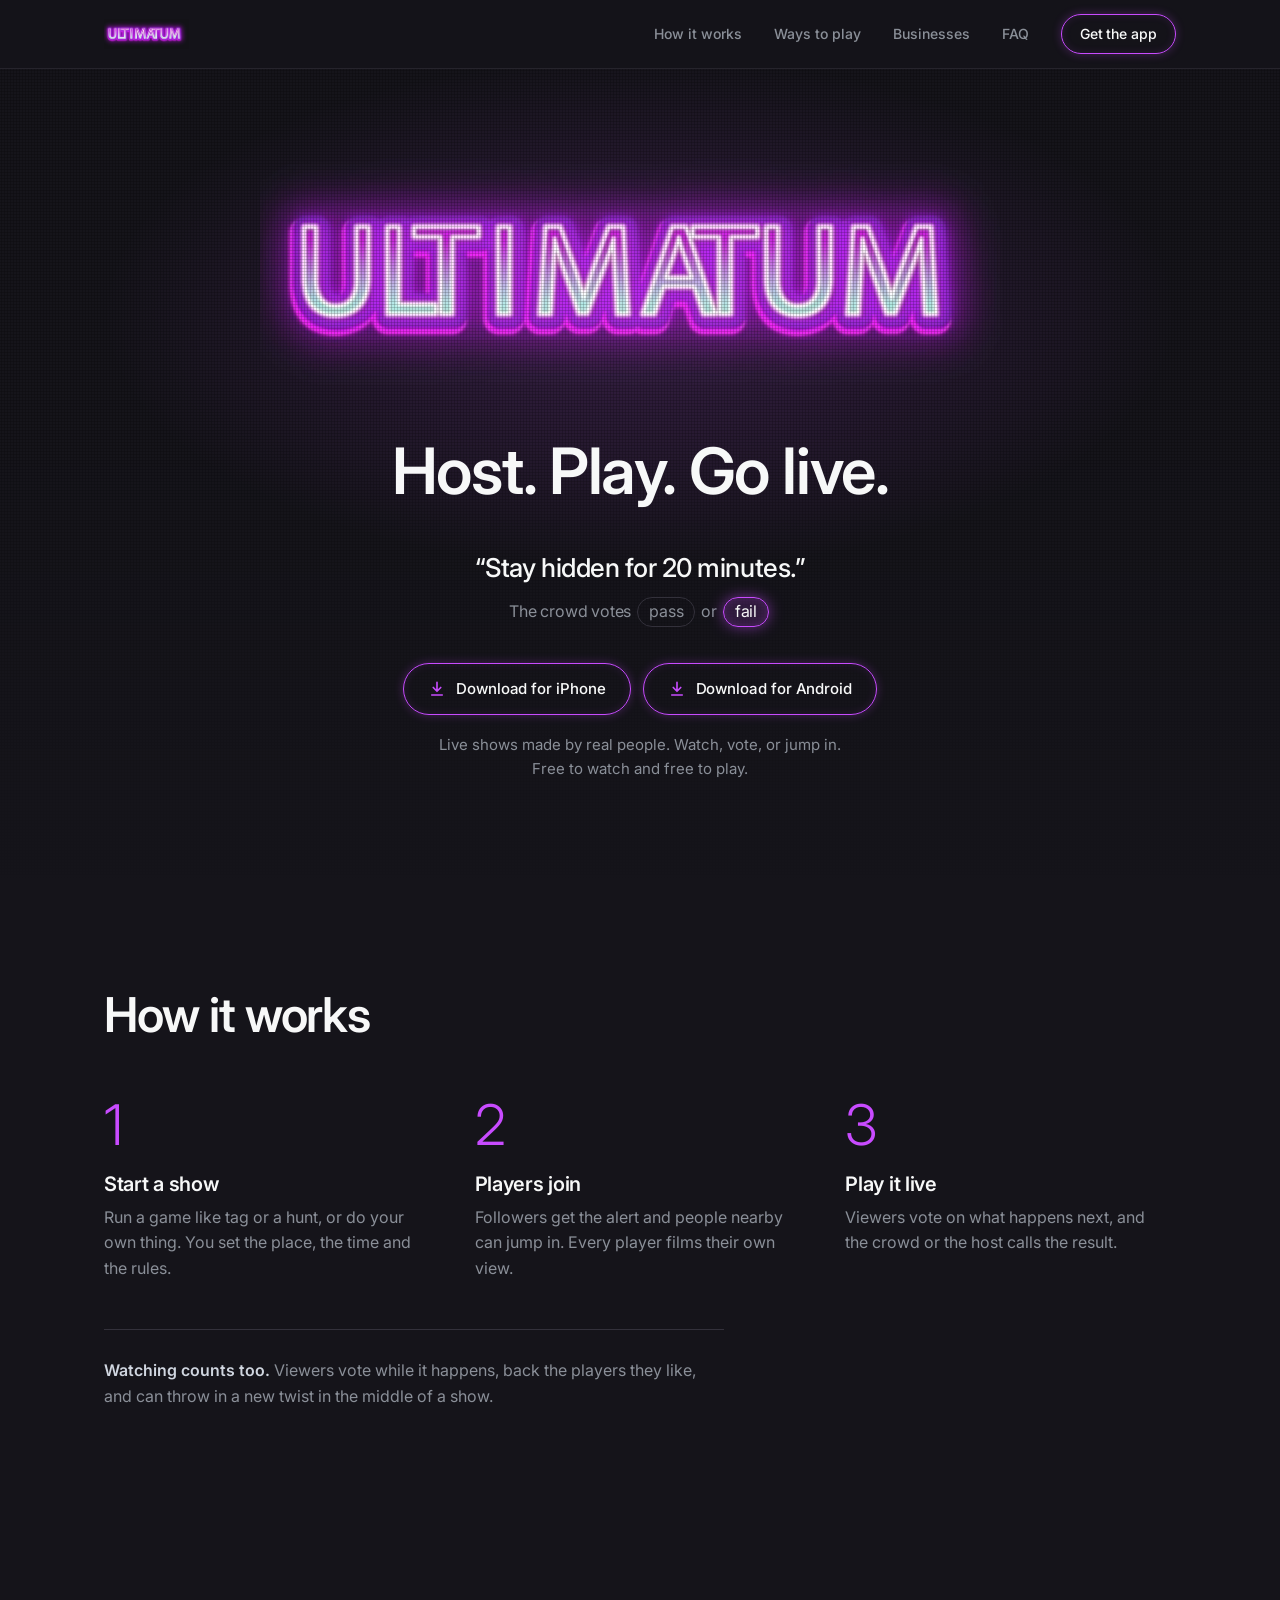
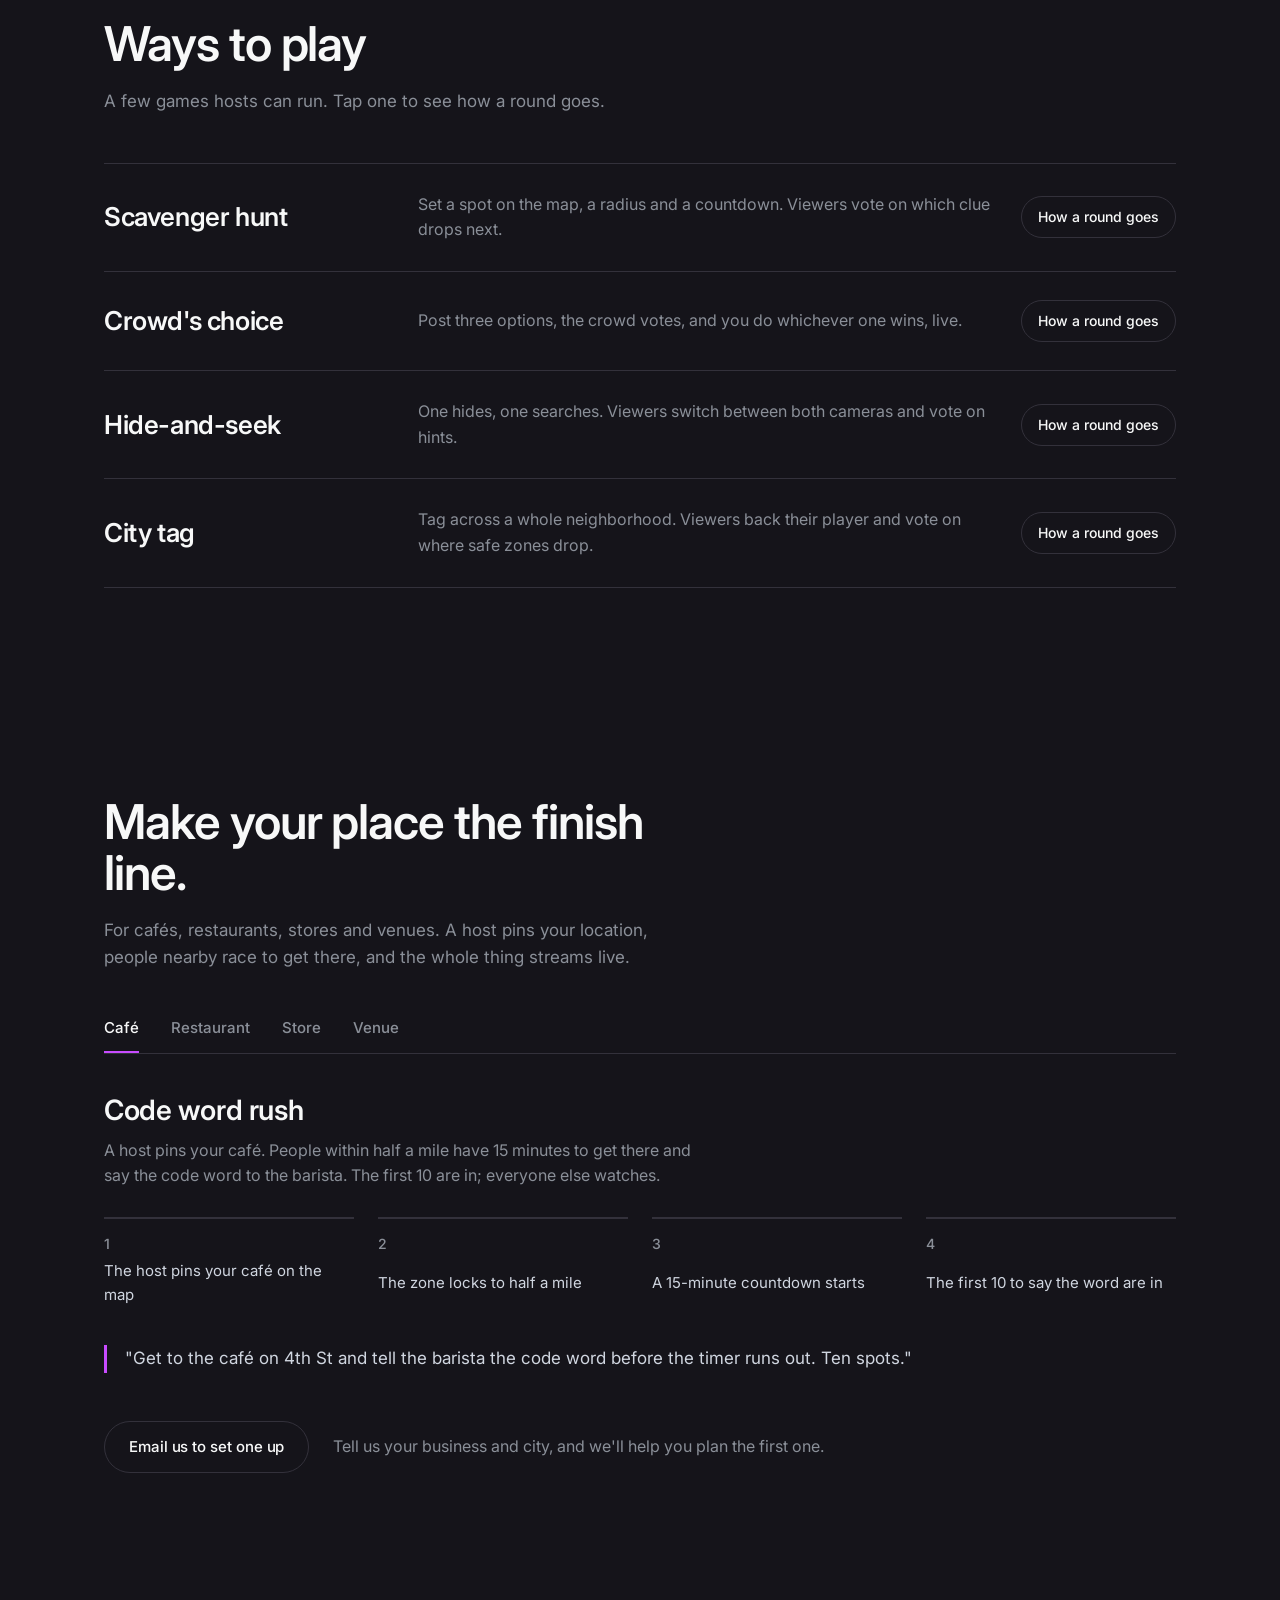
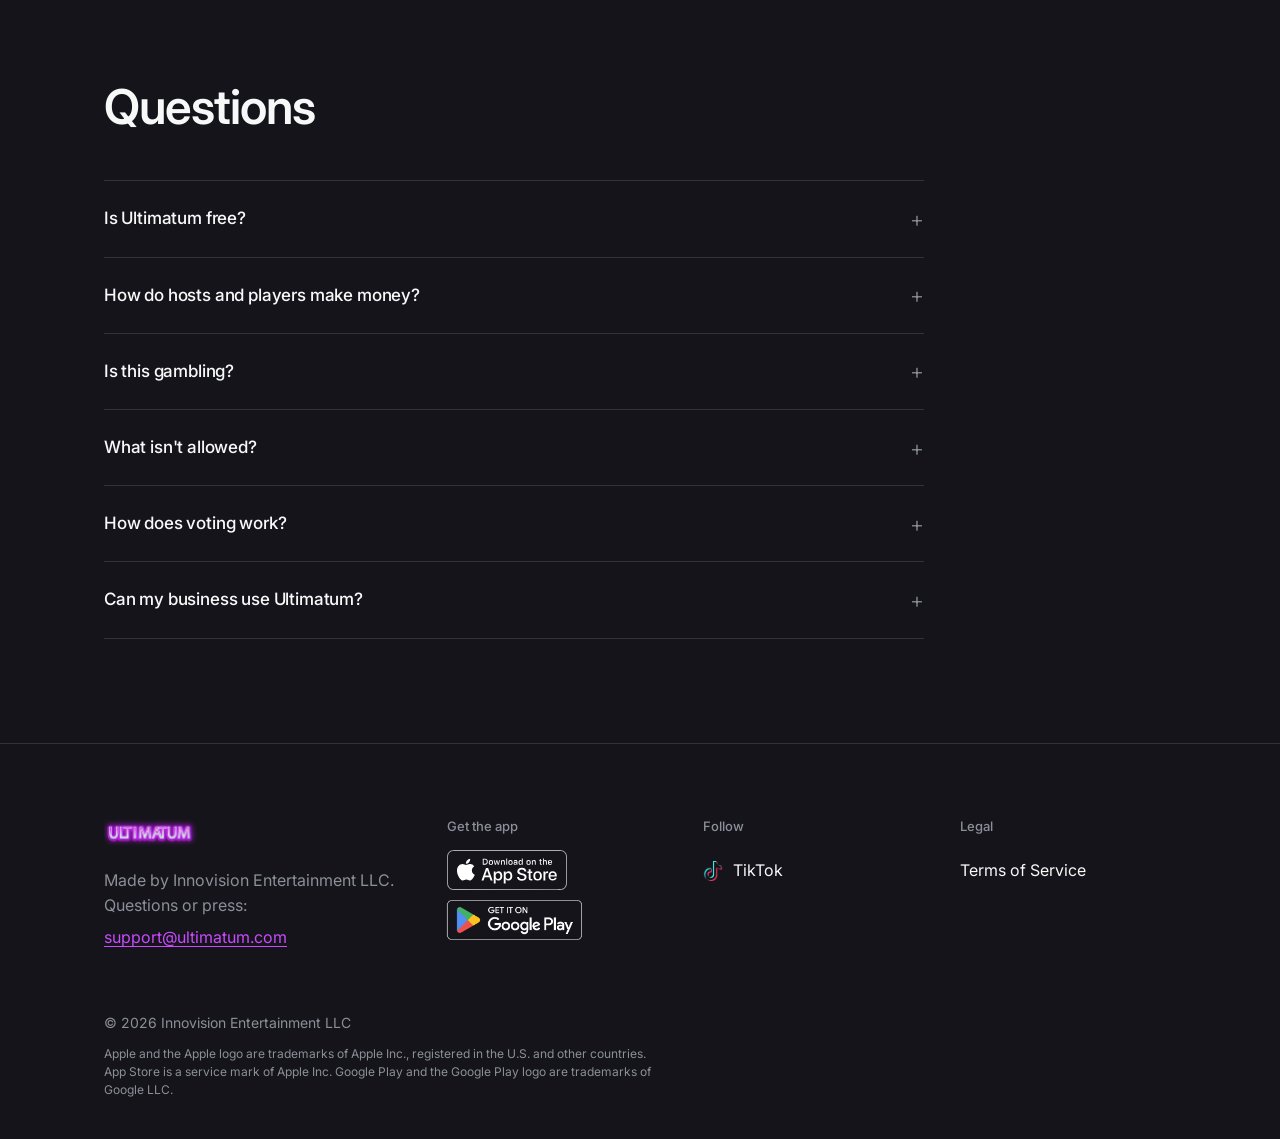
<file: index.html>
<!doctype html>
<html lang="en">
<head>
  <meta charset="utf-8">
  <meta name="viewport" content="width=device-width, initial-scale=1">
  <title>Ultimatum: live shows you can host, join and watch</title>
  <meta name="description" content="Live shows made by real people. Watch, vote, or jump in. Free to watch and free to play.">
  <meta name="author" content="Innovision Entertainment LLC">
  <meta name="theme-color" content="#15141a">

  <meta property="og:type" content="website">
  <meta property="og:url" content="https://playultimatum.us/">
  <meta property="og:title" content="Ultimatum: live shows you can host, join and watch">
  <meta property="og:description" content="Live shows made by real people. Watch, vote, or jump in.">
  <meta property="og:image" content="https://playultimatum.us/og-image.jpg">
  <meta name="twitter:card" content="summary_large_image">

  <link rel="preconnect" href="https://fonts.googleapis.com">
  <link rel="preconnect" href="https://fonts.gstatic.com" crossorigin>
  <link rel="stylesheet" href="https://fonts.googleapis.com/css2?family=Inter:opsz,wght@14..32,300..700&display=swap">
  <link rel="stylesheet" href="/styles.css">
  <script src="/site.js" defer></script>
</head>
<body>
  <a class="skip" href="#main">Skip to content</a>

  <header class="site-header sign-in-view">
    <div class="wrap">
      <a class="brand" href="/" aria-label="Ultimatum home"><img src="/logo.png" alt="Ultimatum" width="85" height="30"></a>
      <button class="menu-toggle" type="button" aria-expanded="false" aria-controls="nav">Menu</button>
      <nav class="nav" id="nav" aria-label="Main">
        <a href="#flow">How it works</a>
        <a href="#examples">Ways to play</a>
        <a href="#shops">Businesses</a>
        <a href="#faq">FAQ</a>
        <a class="button button--small get-app" href="#get">Get the app</a>
      </nav>
    </div>
  </header>

  <main id="main">

    <!-- Hero -->
    <section class="hero" id="hero">
      <div class="wrap">
        <img class="sign" src="/logo.png" alt="Ultimatum" width="780" height="275">
        <h1><span>Host.</span> <span>Play.</span> <span>Go live.</span></h1>
        <p class="lead">
          <span class="dares" aria-hidden="true"><span class="dare is-on">“Stay hidden for 20 minutes.”</span></span>
          <span class="sr-only">Live shows made by real people, from city tag and hide-and-seek to late-night scares.</span>
          <span class="verdict">The crowd votes <span class="vote">pass</span> or <span class="vote">fail</span></span>
        </p>
        <div class="downloads" id="get">
          <a class="button" href="https://apps.apple.com/us/app/ultimatum-challenges/id6443896103" target="_blank" rel="noopener">
            <svg viewBox="0 0 24 24" aria-hidden="true"><path fill="none" d="M12 3v12m0 0-5-5m5 5 5-5M5 20h14" stroke="currentColor" stroke-width="2.2" stroke-linecap="round" stroke-linejoin="round"/></svg>
            Download for iPhone
          </a>
          <a class="button" href="https://play.google.com/store/apps/details?id=com.ultimatum" target="_blank" rel="noopener">
            <svg viewBox="0 0 24 24" aria-hidden="true"><path fill="none" d="M12 3v12m0 0-5-5m5 5 5-5M5 20h14" stroke="currentColor" stroke-width="2.2" stroke-linecap="round" stroke-linejoin="round"/></svg>
            Download for Android
          </a>
        </div>
        <p class="fine">Live shows made by real people. Watch, vote, or jump in.<br>Free to watch and free to play.</p>
      </div>
    </section>

    <!-- How it works -->
    <section class="section" id="flow">
      <div class="wrap">
        <h2>How it works</h2>
        <ol class="steps">
          <li>
            <h3>Start a show</h3>
            <p>Run a game like tag or a hunt, or do your own thing. You set the place, the time and the rules.</p>
          </li>
          <li>
            <h3>Players join</h3>
            <p>Followers get the alert and people nearby can jump in. Every player films their own view.</p>
          </li>
          <li>
            <h3>Play it live</h3>
            <p>Viewers vote on what happens next, and the crowd or the host calls the result.</p>
          </li>
        </ol>
        <p class="aside"><strong>Watching counts too.</strong> Viewers vote while it happens, back the players they like, and can throw in a new twist in the middle of a show.</p>
      </div>
    </section>

    <!-- Ways to play -->
    <section class="section" id="examples">
      <div class="wrap">
        <h2>Ways to play</h2>
        <p class="intro">A few games hosts can run. Tap one to see how a round goes.</p>
        <ul class="plays">
          <li><button class="play" type="button" data-open="round-hunt">
            <h3>Scavenger hunt</h3>
            <p>Set a spot on the map, a radius and a countdown. Viewers vote on which clue drops next.</p>
            <span class="open">How a round goes</span>
          </button></li>
          <li><button class="play" type="button" data-open="round-choice">
            <h3>Crowd's choice</h3>
            <p>Post three options, the crowd votes, and you do whichever one wins, live.</p>
            <span class="open">How a round goes</span>
          </button></li>
          <li><button class="play" type="button" data-open="round-seek">
            <h3>Hide-and-seek</h3>
            <p>One hides, one searches. Viewers switch between both cameras and vote on hints.</p>
            <span class="open">How a round goes</span>
          </button></li>
          <li><button class="play" type="button" data-open="round-tag">
            <h3>City tag</h3>
            <p>Tag across a whole neighborhood. Viewers back their player and vote on where safe zones drop.</p>
            <span class="open">How a round goes</span>
          </button></li>
        </ul>
      </div>
    </section>

    <!-- For businesses -->
    <section class="section" id="shops">
      <div class="wrap">
        <h2>Make your place the finish line.</h2>
        <p class="intro">For cafés, restaurants, stores and venues. A host pins your location, people nearby race to get there, and the whole thing streams live.</p>

        <div class="tabs" role="tablist" aria-label="Business types">
          <button class="tab" role="tab" id="tab-cafe" aria-controls="panel-cafe" aria-selected="true">Café</button>
          <button class="tab" role="tab" id="tab-restaurant" aria-controls="panel-restaurant" aria-selected="false" tabindex="-1">Restaurant</button>
          <button class="tab" role="tab" id="tab-store" aria-controls="panel-store" aria-selected="false" tabindex="-1">Store</button>
          <button class="tab" role="tab" id="tab-venue" aria-controls="panel-venue" aria-selected="false" tabindex="-1">Venue</button>
        </div>

        <div class="panel" role="tabpanel" id="panel-cafe" aria-labelledby="tab-cafe">
          <h3>Code word rush</h3>
          <p>A host pins your café. People within half a mile have 15 minutes to get there and say the code word to the barista. The first 10 are in; everyone else watches.</p>
          <ol class="beats">
            <li>The host pins your café on the map</li>
            <li>The zone locks to half a mile</li>
            <li>A 15-minute countdown starts</li>
            <li>The first 10 to say the word are in</li>
          </ol>
          <blockquote class="example">"Get to the café on 4th St and tell the barista the code word before the timer runs out. Ten spots."</blockquote>
        </div>

        <div class="panel" role="tabpanel" id="panel-restaurant" aria-labelledby="tab-restaurant" hidden>
          <h3>Wing showdown</h3>
          <p>Team up with a host for a live eating contest. Viewers vote on the heat level and players race the clock.</p>
          <ol class="beats">
            <li>Your restaurant goes live with a host</li>
            <li>Players take their seats</li>
            <li>Viewers pick mild, hot or extreme</li>
            <li>Six wings before the buzzer</li>
          </ol>
          <blockquote class="example">"Six wings, three minutes, and the crowd picked the hottest sauce on the menu."</blockquote>
        </div>

        <div class="panel" role="tabpanel" id="panel-store" aria-labelledby="tab-store" hidden>
          <h3>Style battle</h3>
          <p>Your store floor becomes the stage. Players build a full outfit under budget in five minutes, and viewers vote on the best look.</p>
          <ol class="beats">
            <li>Your store goes live</li>
            <li>Players pick items under $50</li>
            <li>Five minutes to put a look together</li>
            <li>Viewers pick the winner</li>
          </ol>
          <blockquote class="example">"Head-to-toe look, under $50, in five minutes. The crowd decides who wins."</blockquote>
        </div>

        <div class="panel" role="tabpanel" id="panel-venue" aria-labelledby="tab-venue" hidden>
          <h3>First through the door</h3>
          <p>Drop a live pin and people nearby race to your door. The first five get pulled into a live game the viewers choose.</p>
          <ol class="beats">
            <li>Your venue drops a pin</li>
            <li>One-mile zone, and the clock starts</li>
            <li>The first five through the door are in</li>
            <li>Viewers pick the game</li>
          </ol>
          <blockquote class="example">"First five through the door sing karaoke live. The crowd picks the song."</blockquote>
        </div>

        <div class="business-cta">
          <a class="button button--ghost" href="mailto:support@ultimatum.com?subject=Business%20game">Email us to set one up</a>
          <p>Tell us your business and city, and we'll help you plan the first one.</p>
        </div>
      </div>
    </section>

    <!-- FAQ -->
    <section class="section" id="faq">
      <span class="anchor" id="support"></span>
      <div class="wrap">
        <h2>Questions</h2>
        <div class="faq">
          <details name="faq">
            <summary>Is Ultimatum free?</summary>
            <p>Yes. Watching, browsing and joining shows are free. There's no entry fee and no subscription.</p>
          </details>
          <details name="faq">
            <summary>How do hosts and players make money?</summary>
            <p>Through optional support from viewers. Viewers can send support during a game, but it's never required to watch or play.</p>
          </details>
          <details name="faq">
            <summary>Is this gambling?</summary>
            <p>No. There's no betting, no entry fees and no prize pools. Votes decide how a show plays out, not who wins money.</p>
          </details>
          <details name="faq">
            <summary>What isn't allowed?</summary>
            <p>Pornography, explicit content, gambling and anything illegal. Anyone can report a video, and we review reports and remove anything that breaks the rules.</p>
          </details>
          <details name="faq">
            <summary>How does voting work?</summary>
            <p>While a show is live, viewers vote on what happens next and whether the player passed or failed. Votes count in real time.</p>
          </details>
          <details name="faq">
            <summary>Can my business use Ultimatum?</summary>
            <p>Yes. A café, restaurant, store or venue can be the location for a show, which brings nearby people through your door. <a class="link" href="mailto:support@ultimatum.com?subject=Business%20game">Email us</a> to set one up.</p>
          </details>
        </div>
      </div>
    </section>
  </main>

  <footer class="site-footer" id="contact">
    <div class="wrap">
      <div class="footer-top">
        <div>
          <img src="/logo.png" alt="Ultimatum" width="96" height="34">
          <p>Made by Innovision Entertainment LLC.<br>Questions or press: <a class="link" href="mailto:support@ultimatum.com">support@ultimatum.com</a></p>
        </div>
        <div>
          <h2>Get the app</h2>
          <ul class="badges">
            <li><a class="store" href="https://apps.apple.com/us/app/ultimatum-challenges/id6443896103" target="_blank" rel="noopener"><img src="/badges/app-store.svg" alt="Download on the App Store" width="120" height="40"></a></li>
            <li><a class="store" href="https://play.google.com/store/apps/details?id=com.ultimatum" target="_blank" rel="noopener"><img src="/badges/google-play.png" alt="Get it on Google Play" width="135" height="40"></a></li>
          </ul>
        </div>
        <div>
          <h2>Follow</h2>
          <ul>
            <li><a class="social" href="https://www.tiktok.com/@playultimatum6" target="_blank" rel="noopener"><img src="/tiktok-icon.png" alt="" width="20" height="20">TikTok</a></li>
          </ul>
        </div>
        <div>
          <h2>Legal</h2>
          <ul>
            <li><a href="/terms">Terms of Service</a></li>
          </ul>
        </div>
      </div>
      <p class="footer-bottom">© 2026 Innovision Entertainment LLC</p>
      <p class="credits">Apple and the Apple logo are trademarks of Apple Inc., registered in the U.S. and other countries. App Store is a service mark of Apple Inc. Google Play and the Google Play logo are trademarks of Google LLC.</p>
    </div>
  </footer>

  <!-- Pop-ups for "Ways to play" -->
  <dialog class="round" id="round-hunt" aria-labelledby="round-hunt-title">
    <div class="round-inner">
      <div class="round-head"><h3 id="round-hunt-title">Scavenger hunt</h3><form method="dialog"><button class="close" aria-label="Close">×</button></form></div>
      <p class="setup">The host sets the location to downtown, locks the zone to half a mile, and gives players 30 minutes.</p>
      <h4>How a round goes</h4>
      <ol class="beats">
        <li><span><b>Host:</b> "Find the mural on 5th Ave and take a photo with it."</span></li>
        <li><span><b>Vote:</b> viewers pick where the next clue is.</span></li>
        <li><span><b>Host:</b> "Run to the fountain and say the code phrase to the person in the red hat."</span></li>
        <li><span><b>Vote:</b> did they make it? Pass or fail.</span></li>
      </ol>
      <h4>What the host sets</h4>
      <dl class="controls">
        <div><dt>Location</dt><dd>Any spot on the map</dd></div>
        <div><dt>Time limit</dt><dd>How long players have</dd></div>
        <div><dt>Votes</dt><dd>What the crowd gets to decide</dd></div>
        <div><dt>Support</dt><dd>Viewers can back the players they like</dd></div>
      </dl>
      <h4>What viewers do</h4>
      <p>Vote on which clue drops next and whether each player passed or failed, and send support to the players you're rooting for.</p>
      <blockquote class="example">"Find the gold envelope hidden near the old market. The crowd picks your next clue in 60 seconds."</blockquote>
    </div>
  </dialog>

  <dialog class="round" id="round-choice" aria-labelledby="round-choice-title">
    <div class="round-inner">
      <div class="round-head"><h3 id="round-choice-title">Crowd's choice</h3><form method="dialog"><button class="close" aria-label="Close">×</button></form></div>
      <p class="setup">A host goes live in a busy park with three options ready. Whatever the crowd picks, they do on the spot. Then the next round starts.</p>
      <h4>How a round goes</h4>
      <ol class="beats">
        <li><span><b>Host:</b> posts three options.</span></li>
        <li><span><b>Vote:</b> "Sing opera to a stranger" wins.</span></li>
        <li><span><b>Host:</b> does it, live.</span></li>
        <li><span><b>Vote:</b> pass or fail, then three new options.</span></li>
      </ol>
      <h4>What the host sets</h4>
      <dl class="controls">
        <div><dt>Options</dt><dd>Anything they're willing to do</dd></div>
        <div><dt>Location</dt><dd>Where they go live</dd></div>
        <div><dt>Time limit</dt><dd>How long each one gets</dd></div>
        <div><dt>Support</dt><dd>Viewers can back the host</dd></div>
      </dl>
      <h4>What viewers do</h4>
      <p>Pick what they do. The host doesn't know which option wins until voting closes. After each one, you vote pass or fail.</p>
      <blockquote class="example">"Option A: sing opera to a stranger. Option B: ask someone to slow dance. Option C: give a one-minute pep talk from a park bench. Voting is open."</blockquote>
    </div>
  </dialog>

  <dialog class="round" id="round-seek" aria-labelledby="round-seek-title">
    <div class="round-inner">
      <div class="round-head"><h3 id="round-seek-title">Hide-and-seek</h3><form method="dialog"><button class="close" aria-label="Close">×</button></form></div>
      <p class="setup">Two players, a four-block zone and a 20-minute clock. Viewers can switch between both players' cameras the whole time.</p>
      <h4>How a round goes</h4>
      <ol class="beats">
        <li><span><b>Host:</b> "Hider, you have 3 minutes to disappear."</span></li>
        <li><span><b>Vote:</b> should the seeker get a hint?</span></li>
        <li><span><b>Host:</b> "Seeker, check the alley on 3rd Ave." (the hint the crowd unlocked)</span></li>
        <li><span><b>Vote:</b> found in time? The crowd decides.</span></li>
      </ol>
      <h4>What the host sets</h4>
      <dl class="controls">
        <div><dt>Zone</dt><dd>Where the game can go</dd></div>
        <div><dt>Time limit</dt><dd>How long the chase runs</dd></div>
        <div><dt>Votes</dt><dd>Hints and the final call</dd></div>
        <div><dt>Support</dt><dd>Viewers can back either player</dd></div>
      </dl>
      <h4>What viewers do</h4>
      <p>Watch both sides, vote on hints and the final call, and back the hider or the seeker.</p>
      <blockquote class="example">"The seeker is two blocks away and the hider just ducked into an alley. Reveal the hider's street? Vote now."</blockquote>
    </div>
  </dialog>

  <dialog class="round" id="round-tag" aria-labelledby="round-tag-title">
    <div class="round-inner">
      <div class="round-head"><h3 id="round-tag-title">City tag</h3><form method="dialog"><button class="close" aria-label="Close">×</button></form></div>
      <p class="setup">Four players, a two-mile zone, and one player is it. The host sets the rules, the area and the time.</p>
      <h4>How a round goes</h4>
      <ol class="beats">
        <li><span><b>Host:</b> "Everyone scatter. The tagger is released in 2 minutes."</span></li>
        <li><span><b>Vote:</b> where should a safe zone drop?</span></li>
        <li><span><b>Host:</b> a safe zone opens on Main St for 3 minutes.</span></li>
        <li><span><b>Vote:</b> Player 3 got tagged. Was it clean?</span></li>
      </ol>
      <h4>What the host sets</h4>
      <dl class="controls">
        <div><dt>Zone</dt><dd>The full play area</dd></div>
        <div><dt>Time limit</dt><dd>How long the game runs</dd></div>
        <div><dt>Votes</dt><dd>Safe zones and disputed tags</dd></div>
        <div><dt>Support</dt><dd>Each player's fans can back them</dd></div>
      </dl>
      <h4>What viewers do</h4>
      <p>Back your player, vote on where safe zones appear, and settle disputed tags.</p>
      <blockquote class="example">"The tagger is closing in on Player 3, but the crowd just dropped a safe zone on Main St. Will they make it?"</blockquote>
    </div>
  </dialog>
</body>
</html>
</file>
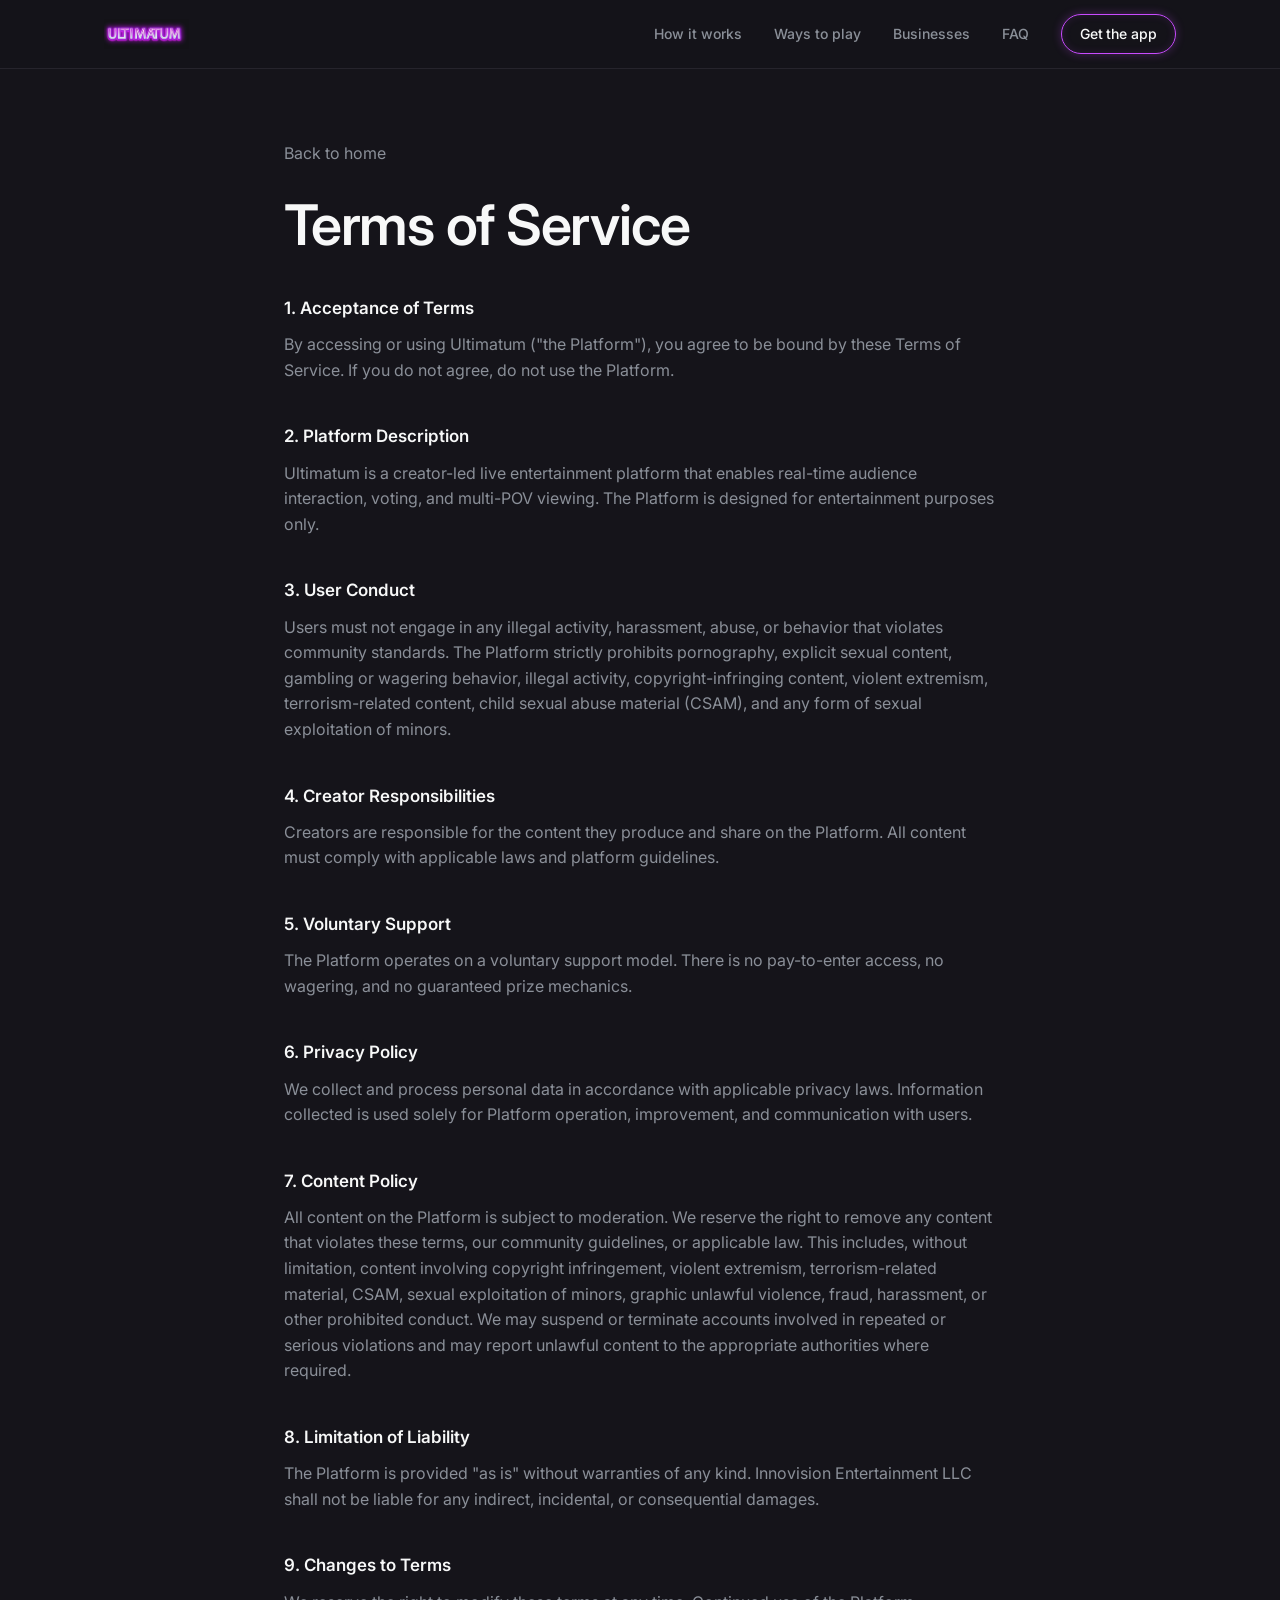
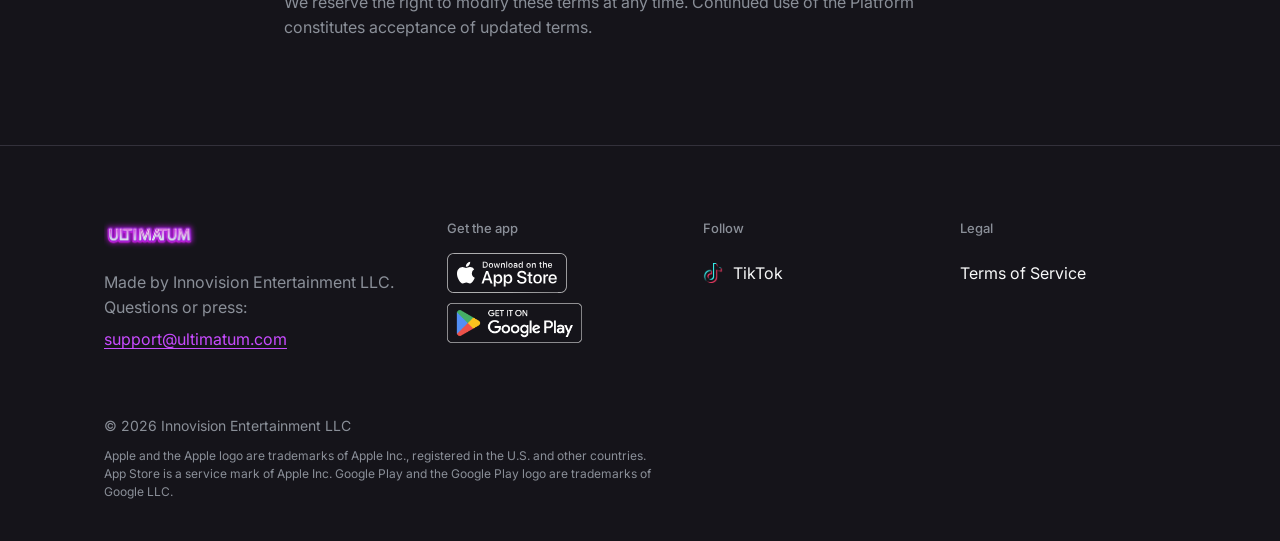
<file: terms.html>
<!doctype html>
<html lang="en">
<head>
  <meta charset="utf-8">
  <meta name="viewport" content="width=device-width, initial-scale=1">
  <title>Terms of Service | Ultimatum</title>
  <meta name="description" content="Terms of Service for Ultimatum, made by Innovision Entertainment LLC.">
  <link rel="canonical" href="https://playultimatum.us/terms">
  <meta name="theme-color" content="#15141a">
  <link rel="preconnect" href="https://fonts.googleapis.com">
  <link rel="preconnect" href="https://fonts.gstatic.com" crossorigin>
  <link rel="stylesheet" href="https://fonts.googleapis.com/css2?family=Inter:opsz,wght@14..32,300..700&display=swap">
  <link rel="stylesheet" href="/styles.css">
  <script src="/site.js" defer></script>
</head>
<body>
  <a class="skip" href="#main">Skip to content</a>

  <header class="site-header">
    <div class="wrap">
      <a class="brand" href="/" aria-label="Ultimatum home"><img src="/logo.png" alt="Ultimatum" width="85" height="30"></a>
      <button class="menu-toggle" type="button" aria-expanded="false" aria-controls="nav">Menu</button>
      <nav class="nav" id="nav" aria-label="Main">
        <a href="/#flow">How it works</a>
        <a href="/#examples">Ways to play</a>
        <a href="/#shops">Businesses</a>
        <a href="/#faq">FAQ</a>
        <a class="button button--small get-app" href="/#get">Get the app</a>
      </nav>
    </div>
  </header>

  <main id="main" class="page terms">
    <div class="wrap">
      <a class="back" href="/">Back to home</a>
      <h1>Terms of Service</h1>

      <h2>1. Acceptance of Terms</h2>
      <p>By accessing or using Ultimatum ("the Platform"), you agree to be bound by these Terms of Service. If you do not agree, do not use the Platform.</p>

      <h2>2. Platform Description</h2>
      <p>Ultimatum is a creator-led live entertainment platform that enables real-time audience interaction, voting, and multi-POV viewing. The Platform is designed for entertainment purposes only.</p>

      <h2>3. User Conduct</h2>
      <p>Users must not engage in any illegal activity, harassment, abuse, or behavior that violates community standards. The Platform strictly prohibits pornography, explicit sexual content, gambling or wagering behavior, illegal activity, copyright-infringing content, violent extremism, terrorism-related content, child sexual abuse material (CSAM), and any form of sexual exploitation of minors.</p>

      <h2>4. Creator Responsibilities</h2>
      <p>Creators are responsible for the content they produce and share on the Platform. All content must comply with applicable laws and platform guidelines.</p>

      <h2>5. Voluntary Support</h2>
      <p>The Platform operates on a voluntary support model. There is no pay-to-enter access, no wagering, and no guaranteed prize mechanics.</p>

      <h2>6. Privacy Policy</h2>
      <p>We collect and process personal data in accordance with applicable privacy laws. Information collected is used solely for Platform operation, improvement, and communication with users.</p>

      <h2>7. Content Policy</h2>
      <p>All content on the Platform is subject to moderation. We reserve the right to remove any content that violates these terms, our community guidelines, or applicable law. This includes, without limitation, content involving copyright infringement, violent extremism, terrorism-related material, CSAM, sexual exploitation of minors, graphic unlawful violence, fraud, harassment, or other prohibited conduct. We may suspend or terminate accounts involved in repeated or serious violations and may report unlawful content to the appropriate authorities where required.</p>

      <h2>8. Limitation of Liability</h2>
      <p>The Platform is provided "as is" without warranties of any kind. Innovision Entertainment LLC shall not be liable for any indirect, incidental, or consequential damages.</p>

      <h2>9. Changes to Terms</h2>
      <p>We reserve the right to modify these terms at any time. Continued use of the Platform constitutes acceptance of updated terms.</p>
    </div>
  </main>

  <footer class="site-footer" id="contact">
    <div class="wrap">
      <div class="footer-top">
        <div>
          <img src="/logo.png" alt="Ultimatum" width="96" height="34">
          <p>Made by Innovision Entertainment LLC.<br>Questions or press: <a class="link" href="mailto:support@ultimatum.com">support@ultimatum.com</a></p>
        </div>
        <div>
          <h2>Get the app</h2>
          <ul class="badges">
            <li><a class="store" href="https://apps.apple.com/us/app/ultimatum-challenges/id6443896103" target="_blank" rel="noopener"><img src="/badges/app-store.svg" alt="Download on the App Store" width="120" height="40"></a></li>
            <li><a class="store" href="https://play.google.com/store/apps/details?id=com.ultimatum" target="_blank" rel="noopener"><img src="/badges/google-play.png" alt="Get it on Google Play" width="135" height="40"></a></li>
          </ul>
        </div>
        <div>
          <h2>Follow</h2>
          <ul>
            <li><a class="social" href="https://www.tiktok.com/@playultimatum6" target="_blank" rel="noopener"><img src="/tiktok-icon.png" alt="" width="20" height="20">TikTok</a></li>
          </ul>
        </div>
        <div>
          <h2>Legal</h2>
          <ul>
            <li><a href="/terms">Terms of Service</a></li>
          </ul>
        </div>
      </div>
      <p class="footer-bottom">© 2026 Innovision Entertainment LLC</p>
      <p class="credits">Apple and the Apple logo are trademarks of Apple Inc., registered in the U.S. and other countries. App Store is a service mark of Apple Inc. Google Play and the Google Play logo are trademarks of Google LLC.</p>
    </div>
  </footer>
</body>
</html>
</file>
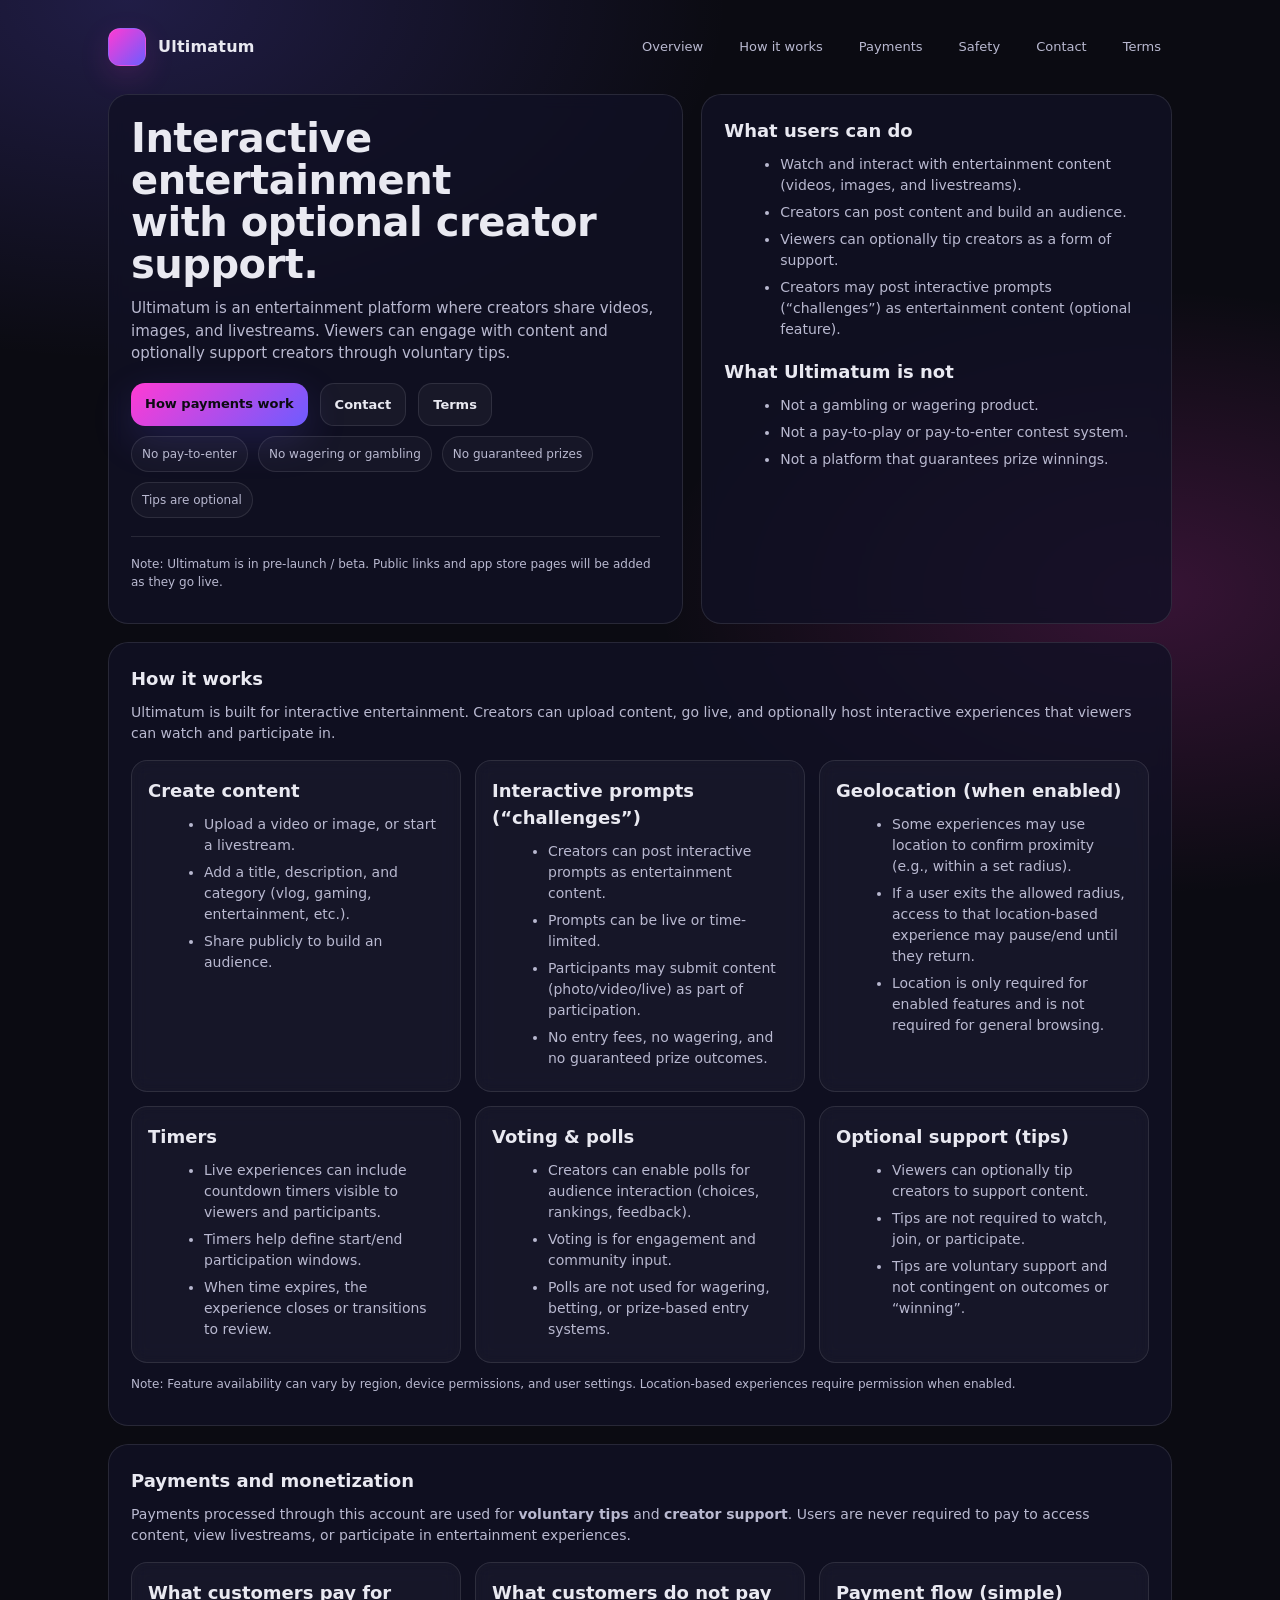
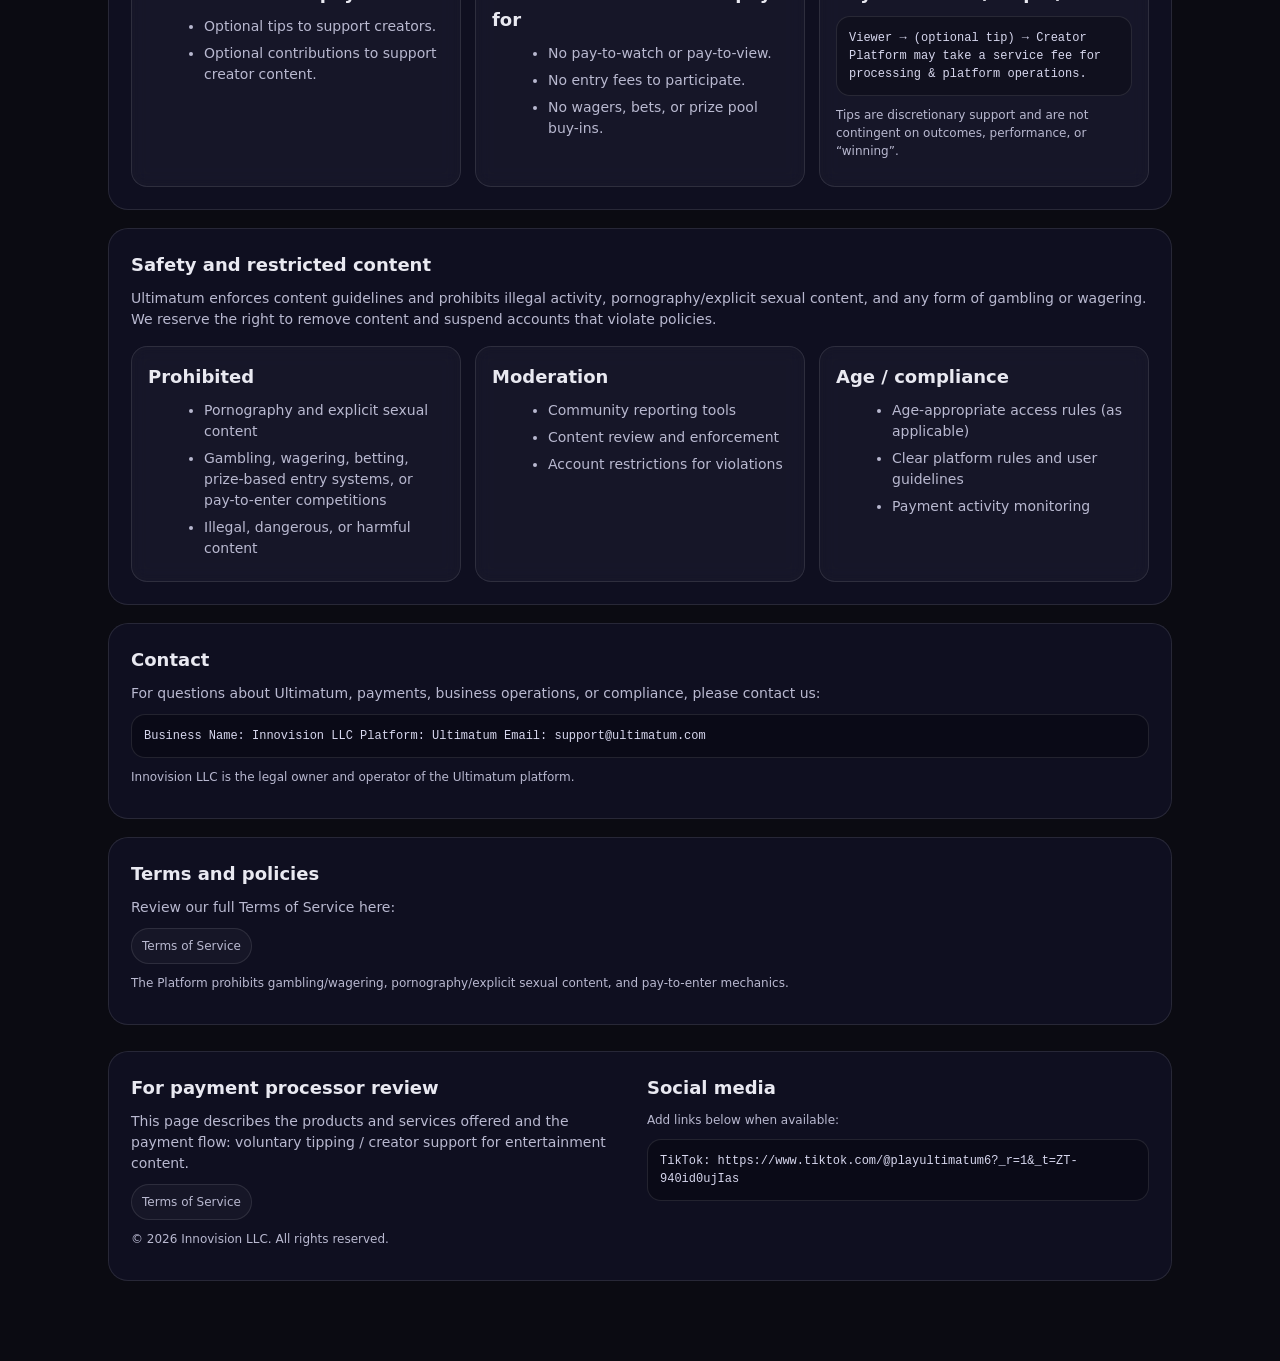
<file: ultimatumsite.html>
<!doctype html>
<html lang="en">
<head>
  <meta charset="utf-8" />
  <meta name="viewport" content="width=device-width, initial-scale=1" />
  <title>Ultimatum — Entertainment & Creator Funding</title>
  <meta name="description" content="Ultimatum is an interactive entertainment platform where creators share videos, images, and livestreams. Viewers can optionally support creators through voluntary tips." />

  <style>
    :root{
      --bg:#0b0b12;
      --card:#111125;
      --text:#e9e9f1;
      --muted:#b9b9d0;
      --accent:#ff3bd4;
      --accent2:#6d5cff;
      --border:rgba(255,255,255,.10);
    }
    *{box-sizing:border-box}
    body{
      margin:0;
      font-family: ui-sans-serif, system-ui, -apple-system, Segoe UI, Roboto, Helvetica, Arial, "Apple Color Emoji","Segoe UI Emoji";
      background: radial-gradient(1000px 600px at 10% 0%, rgba(109,92,255,.22), transparent 60%),
                  radial-gradient(900px 550px at 90% 20%, rgba(255,59,212,.18), transparent 55%),
                  var(--bg);
      color:var(--text);
      line-height:1.5;
    }
    a{color:inherit}
    .wrap{max-width:1100px;margin:0 auto;padding:28px 18px 80px}
    header{
      display:flex;align-items:center;justify-content:space-between;
      gap:14px;margin-bottom:28px;
    }
    .brand{
      display:flex;align-items:center;gap:12px;
      text-decoration:none;
    }
    .logo{
      width:38px;height:38px;border-radius:12px;
      background: linear-gradient(135deg,var(--accent),var(--accent2));
      box-shadow: 0 10px 30px rgba(255,59,212,.15);
      border:1px solid rgba(255,255,255,.08);
    }
    .brand strong{font-size:16px;letter-spacing:.2px}
    nav{display:flex;gap:14px;flex-wrap:wrap}
    nav a{
      text-decoration:none;
      color:var(--muted);
      font-size:13px;
      padding:8px 10px;
      border:1px solid transparent;
      border-radius:999px;
    }
    nav a:hover{border-color:var(--border);color:var(--text)}
    .hero{
      display:grid;
      grid-template-columns: 1.1fr .9fr;
      gap:18px;
      align-items:stretch;
      margin-top:10px;
    }
    @media (max-width: 900px){
      .hero{grid-template-columns: 1fr}
    }
    .card{
      background:rgba(17,17,37,.8);
      border:1px solid var(--border);
      border-radius:20px;
      padding:22px;
      backdrop-filter: blur(8px);
    }
    h1{
      font-size:40px;
      line-height:1.05;
      margin:0 0 12px 0;
      letter-spacing:-.5px;
    }
    .sub{
      color:var(--muted);
      font-size:15px;
      margin:0 0 18px 0;
      max-width:58ch;
    }
    .pillrow{display:flex;gap:10px;flex-wrap:wrap;margin-top:10px}
    .pill{
      font-size:12px;
      color:var(--muted);
      border:1px solid var(--border);
      padding:8px 10px;
      border-radius:999px;
      background:rgba(255,255,255,.03);
    }
    .ctaRow{display:flex;gap:12px;flex-wrap:wrap;margin-top:16px}
    .btn{
      display:inline-block;
      text-decoration:none;
      font-weight:600;
      font-size:13px;
      padding:11px 14px;
      border-radius:14px;
      border:1px solid var(--border);
      background:rgba(255,255,255,.04);
      transition: transform .12s ease;
    }
    .btn.primary{
      border:none;
      background: linear-gradient(135deg,var(--accent),var(--accent2));
      color:#0b0b12;
      box-shadow: 0 14px 40px rgba(109,92,255,.18);
    }
    .btn:hover{transform: translateY(-1px)}
    .grid{
      display:grid;
      grid-template-columns: repeat(3,1fr);
      gap:14px;
      margin-top:16px;
    }
    @media (max-width: 900px){ .grid{grid-template-columns:1fr} }
    h2{margin:0 0 10px 0;font-size:18px}
    p{margin:0 0 10px 0;color:var(--muted);font-size:14px}
    ul{margin:10px 0 0 16px;color:var(--muted);font-size:14px}
    li{margin:6px 0}
    .section{margin-top:18px}
    .tiny{font-size:12px;color:var(--muted)}
    .divider{height:1px;background:var(--border);margin:18px 0}
    footer{margin-top:26px}
    .footgrid{display:grid;grid-template-columns:1fr 1fr;gap:14px}
    @media (max-width:900px){.footgrid{grid-template-columns:1fr}}
    .codebox{
      font-family: ui-monospace, SFMono-Regular, Menlo, Monaco, Consolas, "Liberation Mono","Courier New", monospace;
      font-size:12px;
      color:#d7d7ee;
      background:rgba(0,0,0,.25);
      border:1px solid var(--border);
      border-radius:14px;
      padding:12px;
      overflow:auto;
    }

    /* Small footer links */
    .footerLinks{
      display:flex;
      gap:12px;
      flex-wrap:wrap;
      margin-top:10px;
    }
    .footerLinks a{
      color:var(--muted);
      text-decoration:none;
      border:1px solid var(--border);
      padding:8px 10px;
      border-radius:999px;
      font-size:12px;
      background:rgba(255,255,255,.03);
    }
    .footerLinks a:hover{color:var(--text)}
  </style>
</head>

<body>
  <div class="wrap">
    <header>
      <a class="brand" href="#top" aria-label="Ultimatum home">
        <div class="logo" aria-hidden="true"></div>
        <strong>Ultimatum</strong>
      </a>
      <nav>
        <a href="#overview">Overview</a>
        <a href="#how-it-works">How it works</a>
        <a href="#payments">Payments</a>
        <a href="#safety">Safety</a>
        <a href="#contact">Contact</a>
        <a href="terms.html">Terms</a>
      </nav>
    </header>

    <main id="top" class="hero">
      <section class="card">
        <h1>Interactive entertainment<br/>with optional creator support.</h1>
        <p class="sub">
          Ultimatum is an entertainment platform where creators share videos, images, and livestreams.
          Viewers can engage with content and optionally support creators through voluntary tips.
        </p>

        <div class="ctaRow">
          <a class="btn primary" href="#payments">How payments work</a>
          <a class="btn" href="#contact">Contact</a>
          <a class="btn" href="terms.html">Terms</a>
        </div>

        <div class="pillrow" aria-label="Key platform notes">
          <span class="pill">No pay-to-enter</span>
          <span class="pill">No wagering or gambling</span>
          <span class="pill">No guaranteed prizes</span>
          <span class="pill">Tips are optional</span>
        </div>

        <div class="divider"></div>

        <p class="tiny">
          Note: Ultimatum is in pre-launch / beta. Public links and app store pages will be added as they go live.
        </p>
      </section>

      <aside class="card" id="overview">
        <h2>What users can do</h2>
        <ul>
          <li>Watch and interact with entertainment content (videos, images, and livestreams).</li>
          <li>Creators can post content and build an audience.</li>
          <li>Viewers can optionally tip creators as a form of support.</li>
          <li>Creators may post interactive prompts (“challenges”) as entertainment content (optional feature).</li>
        </ul>

        <div class="section">
          <h2>What Ultimatum is not</h2>
          <ul>
            <li>Not a gambling or wagering product.</li>
            <li>Not a pay-to-play or pay-to-enter contest system.</li>
            <li>Not a platform that guarantees prize winnings.</li>
          </ul>
        </div>
      </aside>
    </main>

    <!-- How it works -->
    <section class="card section" id="how-it-works">
      <h2>How it works</h2>
      <p>
        Ultimatum is built for interactive entertainment. Creators can upload content, go live, and optionally host
        interactive experiences that viewers can watch and participate in.
      </p>

      <div class="grid" role="list">
        <div class="card" role="listitem" style="padding:16px;border-radius:16px;background:rgba(255,255,255,.03)">
          <h2>Create content</h2>
          <ul>
            <li>Upload a video or image, or start a livestream.</li>
            <li>Add a title, description, and category (vlog, gaming, entertainment, etc.).</li>
            <li>Share publicly to build an audience.</li>
          </ul>
        </div>

        <div class="card" role="listitem" style="padding:16px;border-radius:16px;background:rgba(255,255,255,.03)">
          <h2>Interactive prompts (“challenges”)</h2>
          <ul>
            <li>Creators can post interactive prompts as entertainment content.</li>
            <li>Prompts can be live or time-limited.</li>
            <li>Participants may submit content (photo/video/live) as part of participation.</li>
            <li>No entry fees, no wagering, and no guaranteed prize outcomes.</li>
          </ul>
        </div>

        <div class="card" role="listitem" style="padding:16px;border-radius:16px;background:rgba(255,255,255,.03)">
          <h2>Geolocation (when enabled)</h2>
          <ul>
            <li>Some experiences may use location to confirm proximity (e.g., within a set radius).</li>
            <li>If a user exits the allowed radius, access to that location-based experience may pause/end until they return.</li>
            <li>Location is only required for enabled features and is not required for general browsing.</li>
          </ul>
        </div>
      </div>

      <div class="grid" role="list" style="margin-top:14px">
        <div class="card" role="listitem" style="padding:16px;border-radius:16px;background:rgba(255,255,255,.03)">
          <h2>Timers</h2>
          <ul>
            <li>Live experiences can include countdown timers visible to viewers and participants.</li>
            <li>Timers help define start/end participation windows.</li>
            <li>When time expires, the experience closes or transitions to review.</li>
          </ul>
        </div>

        <div class="card" role="listitem" style="padding:16px;border-radius:16px;background:rgba(255,255,255,.03)">
          <h2>Voting & polls</h2>
          <ul>
            <li>Creators can enable polls for audience interaction (choices, rankings, feedback).</li>
            <li>Voting is for engagement and community input.</li>
            <li>Polls are not used for wagering, betting, or prize-based entry systems.</li>
          </ul>
        </div>

        <div class="card" role="listitem" style="padding:16px;border-radius:16px;background:rgba(255,255,255,.03)">
          <h2>Optional support (tips)</h2>
          <ul>
            <li>Viewers can optionally tip creators to support content.</li>
            <li>Tips are not required to watch, join, or participate.</li>
            <li>Tips are voluntary support and not contingent on outcomes or “winning”.</li>
          </ul>
        </div>
      </div>

      <p class="tiny" style="margin-top:12px">
        Note: Feature availability can vary by region, device permissions, and user settings. Location-based experiences require permission when enabled.
      </p>
    </section>

    <!-- Payments -->
    <section class="card section" id="payments">
      <h2>Payments and monetization</h2>
      <p>
        Payments processed through this account are used for <strong>voluntary tips</strong> and <strong>creator support</strong>.
        Users are never required to pay to access content, view livestreams, or participate in entertainment experiences.
      </p>

      <div class="grid" role="list">
        <div class="card" role="listitem" style="padding:16px;border-radius:16px;background:rgba(255,255,255,.03)">
          <h2>What customers pay for</h2>
          <ul>
            <li>Optional tips to support creators.</li>
            <li>Optional contributions to support creator content.</li>
          </ul>
        </div>

        <div class="card" role="listitem" style="padding:16px;border-radius:16px;background:rgba(255,255,255,.03)">
          <h2>What customers do not pay for</h2>
          <ul>
            <li>No pay-to-watch or pay-to-view.</li>
            <li>No entry fees to participate.</li>
            <li>No wagers, bets, or prize pool buy-ins.</li>
          </ul>
        </div>

        <div class="card" role="listitem" style="padding:16px;border-radius:16px;background:rgba(255,255,255,.03)">
          <h2>Payment flow (simple)</h2>
          <div class="codebox">
Viewer → (optional tip) → Creator
<br/>
Platform may take a service fee for processing & platform operations.
          </div>
          <p class="tiny" style="margin-top:10px">
            Tips are discretionary support and are not contingent on outcomes, performance, or “winning”.
          </p>
        </div>
      </div>
    </section>

    <!-- Safety -->
    <section class="card section" id="safety">
      <h2>Safety and restricted content</h2>
      <p>
        Ultimatum enforces content guidelines and prohibits illegal activity, pornography/explicit sexual content, and any form of gambling or wagering.
        We reserve the right to remove content and suspend accounts that violate policies.
      </p>

      <div class="grid" role="list">
        <div class="card" role="listitem" style="padding:16px;border-radius:16px;background:rgba(255,255,255,.03)">
          <h2>Prohibited</h2>
          <ul>
            <li>Pornography and explicit sexual content</li>
            <li>Gambling, wagering, betting, prize-based entry systems, or pay-to-enter competitions</li>
            <li>Illegal, dangerous, or harmful content</li>
          </ul>
        </div>

        <div class="card" role="listitem" style="padding:16px;border-radius:16px;background:rgba(255,255,255,.03)">
          <h2>Moderation</h2>
          <ul>
            <li>Community reporting tools</li>
            <li>Content review and enforcement</li>
            <li>Account restrictions for violations</li>
          </ul>
        </div>

        <div class="card" role="listitem" style="padding:16px;border-radius:16px;background:rgba(255,255,255,.03)">
          <h2>Age / compliance</h2>
          <ul>
            <li>Age-appropriate access rules (as applicable)</li>
            <li>Clear platform rules and user guidelines</li>
            <li>Payment activity monitoring</li>
          </ul>
        </div>
      </div>
    </section>

    <!-- Contact -->
    <section class="card section" id="contact">
      <h2>Contact</h2>
      <p>
        For questions about Ultimatum, payments, business operations, or compliance, please contact us:
      </p>
      <div class="codebox">
Business Name: Innovision LLC
Platform: Ultimatum
Email: support@ultimatum.com
      </div>
      <p class="tiny" style="margin-top:10px">
        Innovision LLC is the legal owner and operator of the Ultimatum platform.
      </p>
    </section>

    <!-- Terms -->
    <section class="card section" id="terms">
      <h2>Terms and policies</h2>
      <p>
        Review our full Terms of Service here:
      </p>
      <div class="footerLinks">
        <a href="terms.html">Terms of Service</a>
      </div>
      <p class="tiny" style="margin-top:10px">
        The Platform prohibits gambling/wagering, pornography/explicit sexual content, and pay-to-enter mechanics.
      </p>
    </section>

    <footer class="card">
      <div class="footgrid">
        <div>
          <h2>For payment processor review</h2>
          <p>
            This page describes the products and services offered and the payment flow:
            voluntary tipping / creator support for entertainment content.
          </p>
          <div class="footerLinks">
            <a href="terms.html">Terms of Service</a>
          </div>
          <p class="tiny" style="margin-top:10px">
            © 2026 Innovision LLC. All rights reserved.
          </p>
        </div>

        <div>
          <h2>Social media</h2>
          <p class="tiny">Add links below when available:</p>
          <div class="codebox">

TikTok: https://www.tiktok.com/@playultimatum6?_r=1&_t=ZT-940id0ujIas

          </div>
        </div>
      </div>
    </footer>
  </div>
</body>
</html>
</file>
<file: styles.css>
/* Ultimatum — playultimatum.us
   One glowing thing (the neon logo). Everything else: black, off-white, grays, one purple. */

:root {
  --black: #15141a;   /* soft charcoal background */
  --panel: #1e1d24;   /* pop-ups only */
  --line: #33313b;
  --white: #f7f8f8;   /* headlines, buttons */
  --soft: #d0d6e0;    /* things you should still notice */
  --muted: #8a8f98;   /* descriptions, fine print */
  --neon: #c84bff;    /* taken from the logo's glow */

  /* One typeface: Inter. Big text uses its display cut. */
  --display: "Inter Display", "Inter", system-ui, sans-serif;
  --body: "Inter", system-ui, sans-serif;

  --wrap: 1120px;
  --gutter: 24px;
}

* { box-sizing: border-box; }
html { scroll-behavior: smooth; -webkit-text-size-adjust: 100%; }
body {
  margin: 0;
  background: var(--black);
  color: var(--white);
  font-family: var(--body);
  font-size: 18px;
  line-height: 1.6;
}
img { display: block; max-width: 100%; height: auto; }
a { color: inherit; }
h1, h2, h3, h4, p, ol, ul, dl, dd, blockquote { margin: 0; }
ol, ul { padding: 0; list-style: none; }

:focus-visible { outline: 2px solid var(--neon); outline-offset: 3px; border-radius: 4px; }
.skip { position: absolute; left: -9999px; }
.sr-only { position: absolute; width: 1px; height: 1px; overflow: hidden; clip: rect(0 0 0 0); white-space: nowrap; }
.skip:focus { left: 16px; top: 12px; z-index: 100; background: var(--white); color: var(--black); padding: 8px 14px; }

.wrap { max-width: var(--wrap); margin: 0 auto; padding: 0 var(--gutter); }

/* ---------- Buttons ---------- */
.button {
  display: inline-flex; align-items: center; justify-content: center; gap: 10px;
  min-height: 52px; padding: 0 24px;
  font: 600 17px/1 var(--body);
  text-decoration: none; border-radius: 999px;
  /* see-through, with a thin neon line like the logo's tubing */
  border: 1.5px solid var(--neon);
  background: transparent; color: var(--white);
  box-shadow: 0 0 10px rgba(200, 75, 255, .28), inset 0 0 8px rgba(200, 75, 255, .12);
  transition: background-color .15s, box-shadow .15s;
}
.button:hover {
  background: rgba(200, 75, 255, .1);
  box-shadow: 0 0 16px rgba(200, 75, 255, .45), inset 0 0 10px rgba(200, 75, 255, .2);
}
.button svg { width: 18px; height: 18px; flex: none; color: var(--neon); }
.button--small { min-height: 40px; padding: 0 18px; font-size: 15px; }
.button--ghost { border-color: var(--line); box-shadow: none; }
.button--ghost:hover { border-color: var(--white); background: transparent; box-shadow: none; }

.link { color: var(--neon); text-decoration: underline; text-underline-offset: 3px; }
.link:hover { color: var(--white); }

/* ---------- Header ---------- */
.site-header {
  position: sticky; top: 0; z-index: 50;
  background: color-mix(in srgb, var(--black) 92%, transparent);
  border-bottom: 1px solid color-mix(in srgb, var(--line) 55%, var(--black));
}
.site-header .wrap { display: flex; align-items: center; justify-content: space-between; height: 68px; }
.brand { display: inline-flex; padding: 8px 0; transition: opacity .25s, visibility .25s; }
/* the logo file has a black background; let the page color show through it */
.brand img, .footer-top img { mix-blend-mode: screen; }
.brand img { height: 30px; width: auto; }
/* Homepage: the big neon sign is the logo, so the small one waits until it scrolls away */
.site-header.sign-in-view .brand { opacity: 0; visibility: hidden; }
.nav { display: flex; align-items: center; gap: 32px; }
.nav a:not(.button) { color: var(--muted); text-decoration: none; font-size: 16px; }
.nav a:not(.button):hover { color: var(--white); }
.menu-toggle {
  display: none; background: none; border: 1px solid var(--line); color: var(--white);
  font: 600 15px/1 var(--body); padding: 10px 16px; border-radius: 999px; cursor: pointer;
}

/* ---------- Hero ---------- */
.hero { text-align: center; padding: 72px 0 104px; }
.sign { width: min(760px, 100%); margin: 0 auto 28px; }
.hero h1 {
  font-family: var(--display); font-weight: 800;
  font-size: clamp(46px, 7.4vw, 92px); line-height: .95; letter-spacing: .005em;
  max-width: 20ch; margin: 0 auto;
  text-wrap: balance;
}
.hero .lead { color: var(--muted); font-size: 20px; max-width: 46ch; margin: 24px auto 0; }
.downloads { display: flex; flex-wrap: wrap; justify-content: center; gap: 12px; margin-top: 36px; }

.hero .fine { color: var(--muted); font-size: 15px; margin-top: 18px; }

@media (prefers-reduced-motion: no-preference) {
  .sign { animation: flicker-on 1.6s steps(1, end) .25s both; }
}
@keyframes flicker-on {
  0%   { opacity: 0; }
  12%  { opacity: .85; }
  18%  { opacity: .1; }
  30%  { opacity: 1; }
  36%  { opacity: .35; }
  44%  { opacity: 1; }
  100% { opacity: 1; }
}

/* ---------- Sections ---------- */
.section { padding: 104px 0; scroll-margin-top: 68px; }
.section h2 {
  font-family: var(--display); font-weight: 800;
  font-size: clamp(44px, 6vw, 76px); line-height: .95; letter-spacing: .005em;
  max-width: 18ch;
}
.section .intro { color: var(--muted); font-size: 20px; max-width: 52ch; margin-top: 18px; }
.anchor { display: block; position: relative; top: -68px; visibility: hidden; }

/* How it works — a real sequence, so it gets numbers */
.steps { display: grid; grid-template-columns: repeat(3, 1fr); gap: 40px; margin-top: 56px; counter-reset: step; }
.steps li { counter-increment: step; }
.steps li::before {
  content: counter(step);
  display: block; font-family: var(--display); font-weight: 300;
  font-size: 96px; line-height: .8; color: var(--neon); margin-bottom: 20px;
}
.steps h3 { font-family: var(--display); font-weight: 700; font-size: 32px; line-height: 1.05; margin-bottom: 8px; }
.steps p { color: var(--muted); max-width: 32ch; }
.aside { margin-top: 48px; padding-top: 28px; border-top: 1px solid var(--line); color: var(--muted); max-width: 62ch; }
.aside strong { color: var(--white); font-weight: 600; }

/* Ways to play — a list you tap, not a grid of cards */
.plays { margin-top: 48px; border-top: 1px solid var(--line); }
.plays li { border-bottom: 1px solid var(--line); }
.play {
  width: 100%; display: grid; grid-template-columns: minmax(200px, 1fr) 2fr auto; align-items: center; gap: 24px;
  padding: 28px 0; background: none; border: 0; color: inherit; text-align: left; cursor: pointer; font: inherit;
}
.play h3 { font-family: var(--display); font-weight: 700; font-size: 40px; line-height: 1; transition: color .15s; }
.play p { color: var(--muted); }
.play .open {
  font-size: 15px; font-weight: 600; color: var(--white);
  border: 1px solid var(--line); border-radius: 999px; padding: 9px 16px; white-space: nowrap; transition: border-color .15s;
}
.play:hover h3, .play:focus-visible h3 { color: var(--neon); }
.play:hover .open { border-color: var(--neon); }

/* Pop-ups */
dialog.round {
  width: min(680px, calc(100% - 32px)); max-height: calc(100dvh - 48px);
  padding: 0; border: 1px solid var(--line); border-radius: 20px;
  background: var(--panel); color: var(--white);
}
dialog.round::backdrop { background: rgba(0, 0, 0, .78); }
.round-inner { padding: 36px 36px 40px; }
.round-head { display: flex; justify-content: space-between; align-items: start; gap: 16px; margin-bottom: 20px; }
.round-head h3 { font-family: var(--display); font-weight: 800; font-size: 48px; line-height: .95; }
.close {
  flex: none; width: 40px; height: 40px; border-radius: 50%;
  border: 1px solid var(--line); background: none; color: var(--white); font-size: 22px; line-height: 1; cursor: pointer;
}
.close:hover { border-color: var(--white); }
.round h4 { font-size: 15px; font-weight: 600; color: var(--muted); margin: 28px 0 10px; }
.round .setup { font-size: 19px; }
.beats { counter-reset: beat; }
.beats li { counter-increment: beat; display: grid; grid-template-columns: 28px 1fr; gap: 12px; padding: 10px 0; border-top: 1px solid var(--line); }
.beats li::before { content: counter(beat); font-family: var(--display); font-weight: 700; font-size: 22px; color: var(--muted); line-height: 1.3; }
.beats b { color: var(--neon); font-weight: 600; }
.controls { display: grid; grid-template-columns: 1fr 1fr; gap: 14px 28px; }
.controls dt { font-weight: 600; }
.controls dd { color: var(--muted); font-size: 16px; }
.example { margin-top: 28px; padding-left: 18px; border-left: 3px solid var(--neon); font-size: 19px; font-style: italic; }

/* For businesses — tabs */
.tabs { display: flex; gap: 32px; margin-top: 48px; border-bottom: 1px solid var(--line); overflow-x: auto; }
.tab {
  background: none; border: 0; color: var(--muted); font: 600 18px/1 var(--body);
  padding: 0 0 16px; border-bottom: 3px solid transparent; margin-bottom: -1px; cursor: pointer; white-space: nowrap;
}
.tab:hover { color: var(--white); }
.tab[aria-selected="true"] { color: var(--white); border-bottom-color: var(--neon); }
.panel { padding: 40px 0 8px; }
.panel[hidden] { display: none; }
.panel h3 { font-family: var(--display); font-weight: 800; font-size: 44px; line-height: 1; }
.panel > p { color: var(--muted); max-width: 60ch; margin-top: 12px; }
.panel .beats { display: grid; grid-template-columns: repeat(4, 1fr); gap: 0 24px; margin-top: 28px; }
.panel .beats li { grid-template-columns: 1fr; gap: 4px; border-top: 2px solid var(--line); padding-top: 14px; }
.business-cta { margin-top: 40px; display: flex; flex-wrap: wrap; align-items: center; gap: 16px 24px; }
.business-cta p { color: var(--muted); }

/* FAQ */
.faq { margin-top: 48px; max-width: 820px; border-top: 1px solid var(--line); }
.faq details { border-bottom: 1px solid var(--line); }
.faq summary {
  list-style: none; cursor: pointer; display: flex; justify-content: space-between; align-items: center; gap: 24px;
  padding: 24px 0; font-size: 20px; font-weight: 600;
}
.faq summary::-webkit-details-marker { display: none; }
.faq summary::after { content: "+"; font-family: var(--display); font-size: 34px; font-weight: 400; line-height: 1; color: var(--muted); }
.faq details[open] summary::after { content: "–"; color: var(--neon); }
.faq summary:hover { color: var(--neon); }
.faq details p { color: var(--muted); max-width: 64ch; padding: 0 0 26px; }

/* ---------- Footer ---------- */
.site-footer { border-top: 1px solid var(--line); padding: 72px 0 40px; scroll-margin-top: 68px; }
.footer-top { display: grid; grid-template-columns: 1.4fr 1fr 1fr 1fr; gap: 40px; }
.footer-top img { height: 34px; width: auto; margin-bottom: 18px; }
.footer-top p { color: var(--muted); font-size: 16px; }
.footer-top h2 { font-size: 15px; font-weight: 600; color: var(--muted); margin-bottom: 14px; }
.footer-top ul li + li { margin-top: 2px; }
.footer-top ul a { display: inline-block; padding: 8px 0; text-decoration: none; }
.footer-top p .link { display: inline-block; padding: 6px 0; }
.footer-top ul a:hover { color: var(--neon); }
.footer-top ul a.social { display: inline-flex; align-items: center; gap: 10px; }
.footer-top ul a.social img { width: 20px; height: 20px; margin: 0; flex: none; }
/* Official store badges in the footer: shown exactly as Apple and Google provide them,
   same height (40px, Apple's onscreen minimum), with a quarter of their height as clear space */
.footer-top ul.badges { display: flex; flex-direction: column; align-items: flex-start; gap: 10px; }
.footer-top ul.badges li + li { margin-top: 0; }
.footer-top ul.badges a.store { display: block; padding: 0; border-radius: 7px; }
.footer-top ul.badges a.store img { display: block; height: 40px; width: auto; margin: 0; }
.footer-bottom { margin-top: 56px; color: var(--muted); font-size: 14px; }
.credits { margin-top: 10px; color: var(--muted); font-size: 12px; line-height: 1.5; max-width: 70ch; }

/* ---------- Plain pages (Terms, not found) ---------- */
.page { padding: 72px 0 104px; }
.page .wrap { max-width: 760px; }
.page h1 { font-family: var(--display); font-weight: 800; font-size: clamp(48px, 7vw, 76px); line-height: .95; }
.page .back { display: inline-block; margin-bottom: 28px; color: var(--muted); text-decoration: none; font-size: 16px; }
.page .back:hover { color: var(--white); }
.terms h2 { font-family: var(--body); font-size: 20px; font-weight: 600; margin: 40px 0 10px; }
.terms p { color: var(--muted); }
.missing p { color: var(--muted); font-size: 20px; margin: 20px 0 36px; }

/* ---------- Phone ---------- */
@media (max-width: 860px) {
  :root { --gutter: 18px; }
  body { font-size: 17px; }
  .menu-toggle { display: inline-block; }
  .nav {
    display: none; position: absolute; top: 68px; left: 0; right: 0;
    flex-direction: column; align-items: stretch; gap: 0;
    background: var(--black); border-bottom: 1px solid var(--line); padding: 8px var(--gutter) 24px;
  }
  .nav.is-open { display: flex; }
  .nav a:not(.button) { font-family: var(--display); font-weight: 700; font-size: 32px; color: var(--white); padding: 10px 0; }
  .nav .button { margin-top: 14px; min-height: 52px; font-size: 17px; }
  .hero { padding: 40px 0 80px; }
  .hero h1 { line-height: 1; }
  .hero .lead { font-size: 18px; }
  .downloads .button { flex: 1 1 100%; }
  .section { padding: 80px 0; }
  .steps { grid-template-columns: 1fr; gap: 36px; margin-top: 40px; }
  .steps li::before { font-size: 72px; margin-bottom: 12px; }
  .play { grid-template-columns: 1fr; gap: 6px; padding: 24px 0; }
  .play h3 { font-size: 34px; }
  .play .open { justify-self: start; margin-top: 10px; }
  .round-inner { padding: 26px 22px 30px; }
  .round-head h3 { font-size: 38px; }
  .controls { grid-template-columns: 1fr; }
  .tabs { gap: 24px; }
  .panel h3 { font-size: 36px; }
  .panel .beats { grid-template-columns: 1fr 1fr; gap: 16px 18px; }
  .footer-top { grid-template-columns: 1fr 1fr; gap: 36px 24px; }
  .footer-top > div:first-child { grid-column: 1 / -1; }
  @media (max-width: 340px) { .footer-top > div:nth-child(2) { grid-column: 1 / -1; } .footer-top ul.badges { flex-direction: row; flex-wrap: wrap; } }
}

@media (prefers-reduced-motion: reduce) {
  html { scroll-behavior: auto; }
  * { transition: none !important; }
}

/* ---------- Dot screen (try-out A: full width) ---------- */
.hero { position: relative; isolation: isolate; overflow: hidden; background: var(--black); } /* page color inside, so the sign's black blends away */
/* light from the sign spilling onto the wall behind it */
.hero::before {
  content: ""; position: absolute; inset: 0; z-index: -1; pointer-events: none;
  background: radial-gradient(ellipse 60% 45% at 50% 30%, rgba(200, 75, 255, .20), transparent 70%);
}
/* the screen: a fine grid of dark dots, only visible where there's light */
.hero::after {
  content: ""; position: absolute; inset: 0; z-index: 1; pointer-events: none;
  background-image: radial-gradient(circle, rgba(0, 0, 0, .7) 0.8px, transparent 1.3px);
  background-size: 3px 3px;
  opacity: var(--screen, .4);
  /* fade the dots out toward the bottom so the section has no hard edge */
  -webkit-mask-image: linear-gradient(to bottom, #000 45%, transparent 100%);
          mask-image: linear-gradient(to bottom, #000 45%, transparent 100%);
}
.hero h1, .hero .lead, .hero .downloads, .hero .fine { position: relative; z-index: 2; }
/* the logo file has a black background; let the glow behind show through it */
.sign { position: relative; z-index: 0; mix-blend-mode: screen; }

/* ---------- Clean type (Linear-style rules) ----------
   One typeface, medium weights instead of bold, tight spacing on big text,
   gray for anything secondary. */
body { font-size: 16px; line-height: 1.6; font-optical-sizing: auto; -webkit-font-smoothing: antialiased; }

.hero h1 {
  font-weight: 590; font-size: clamp(40px, 5.6vw, 64px);
  line-height: 1.06; letter-spacing: -0.022em; max-width: 18ch;
}
.hero .lead { font-size: 18px; color: var(--muted); letter-spacing: -0.01em; }

/* Rotating dares under the headline: one shows at a time */
.hero .lead { margin-top: clamp(32px, 3.4vw, 48px); } /* more room under the bigger desktop headline */
.dares { position: relative; display: block; height: 1.5em; overflow: hidden; font-size: 26px; color: var(--white); font-weight: 510; letter-spacing: -0.018em; }
/* each dare rolls up through a one-line slot, so two never overlap */
.dare {
  position: absolute; top: 0; left: 0; right: 0; line-height: 1.5em; white-space: nowrap;
  opacity: 0; transform: translateY(100%);
  transition: opacity .45s ease, transform .45s cubic-bezier(.2, .7, .2, 1);
}
.dare.is-on { opacity: 1; transform: none; }
.dare.is-out { opacity: 0; transform: translateY(-100%); }
.verdict { display: block; margin-top: 10px; font-size: 16px; color: var(--muted); }
.dare.reset { transition: none; }
/* The crowd's verdict: one pill lights up a moment after each dare lands */
.vote {
  display: inline-block; padding: 1px 11px; margin: 0 2px; border-radius: 999px;
  border: 1px solid var(--line); color: var(--muted);
  transition: color .3s, border-color .3s, background-color .3s, box-shadow .3s;
}
.vote.is-lit {
  color: var(--white); border-color: var(--neon); background: rgba(200, 75, 255, .16);
  box-shadow: 0 0 14px rgba(200, 75, 255, .5), inset 0 0 8px rgba(200, 75, 255, .2);
}
.hero h1 span { white-space: nowrap; }

.section h2 {
  font-weight: 590; font-size: clamp(32px, 4.2vw, 48px);
  line-height: 1.08; letter-spacing: -0.022em;
}
.section .intro { font-size: 17px; color: var(--muted); }

.steps li::before { font-family: var(--display); font-weight: 300; font-size: 56px; line-height: 1; letter-spacing: -0.03em; margin-bottom: 18px; }
.steps h3, .play h3, .panel h3, .round-head h3 { font-weight: 590; letter-spacing: -0.015em; }
.steps h3 { font-size: 20px; line-height: 1.3; }
.steps p, .play p, .panel > p, .faq details p, .aside { font-size: 16px; }
.aside strong { font-weight: 590; color: var(--soft); }

.play h3 { font-size: 26px; line-height: 1.15; }
.play .open { font-size: 14px; font-weight: 510; }
.panel h3 { font-size: 28px; line-height: 1.15; }
.panel .beats li { font-size: 15px; color: var(--soft); }
.beats li::before { font-family: var(--body); font-weight: 510; font-size: 14px; line-height: 1.6; }
.round-head h3 { font-size: 32px; line-height: 1.1; }
.round h4, .footer-top h2 { font-size: 13px; font-weight: 510; color: var(--muted); }
.tab { font-size: 15px; font-weight: 510; }
.faq summary { font-size: 17px; font-weight: 510; letter-spacing: -0.01em; }
.faq summary::after { font-family: var(--body); font-size: 22px; font-weight: 300; }
.button { font-size: 15px; font-weight: 510; letter-spacing: -0.005em; }
.button--small { font-size: 14px; }
.nav a:not(.button) { font-size: 14px; font-weight: 510; }
.example { font-size: 17px; font-style: normal; color: var(--soft); }
.page h1 { font-weight: 590; letter-spacing: -0.022em; font-size: clamp(36px, 5vw, 56px); line-height: 1.08; }
.terms h2 { font-size: 17px; font-weight: 590; }

@media (max-width: 860px) {
  body { font-size: 16px; }
  .hero h1 { line-height: 1.08; font-size: 48px; }
  .hero h1 span { display: block; } /* one beat per line on phones */
  .dares { font-size: clamp(18px, 5.4vw, 21px); }
  .nav a:not(.button) { font-family: var(--display); font-weight: 590; font-size: 26px; letter-spacing: -0.02em; }
  .play h3 { font-size: 24px; }
  .panel h3 { font-size: 26px; }
  .round-head h3 { font-size: 28px; }
}
</file>
